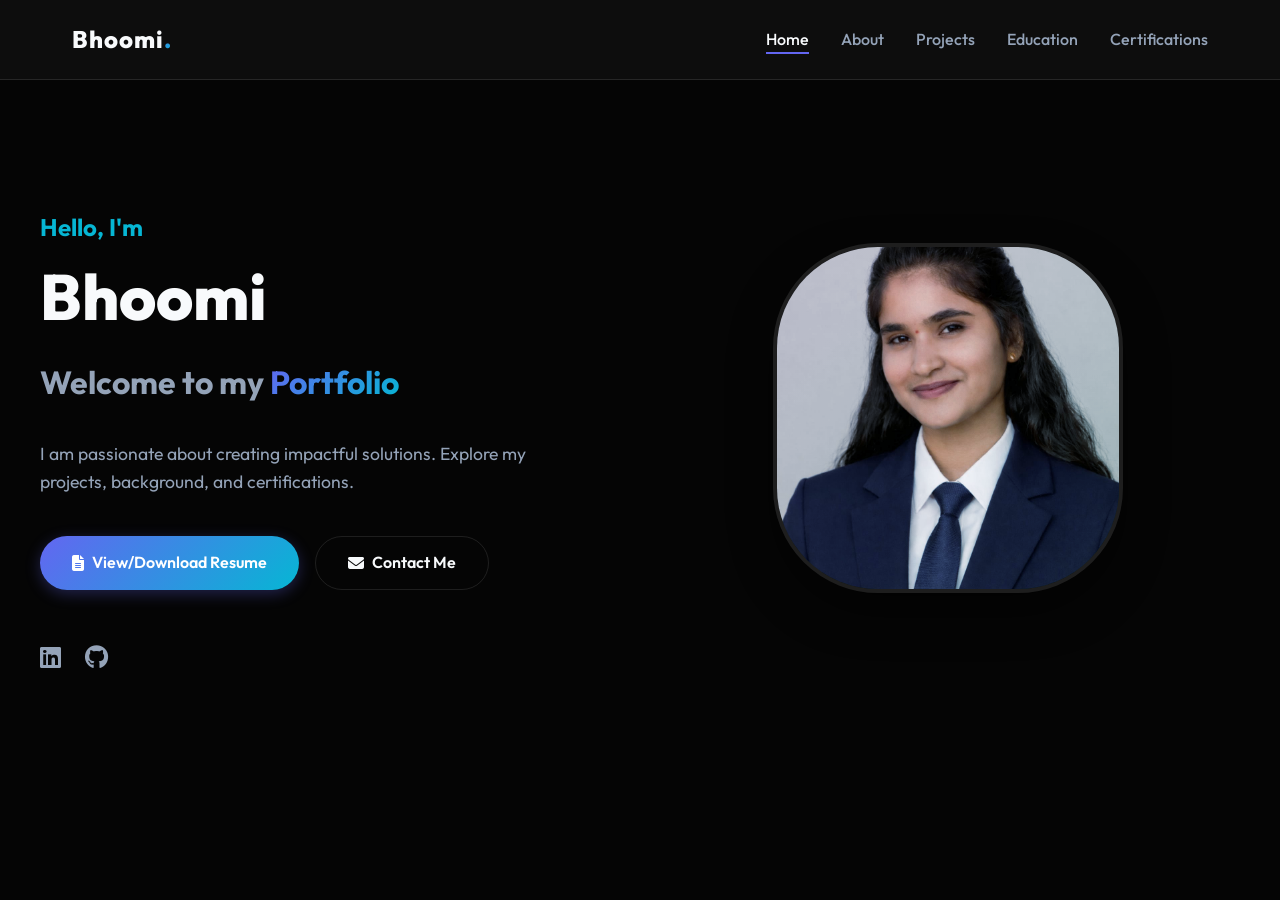
<file: index.html>
<!DOCTYPE html>
<html lang="en">
<head>
    <meta charset="UTF-8">
    <meta name="viewport" content="width=device-width, initial-scale=1.0">
    <title>Bhoomi | Professional Portfolio</title>
    <meta name="description" content="Professional portfolio showcasing projects, education, and certifications.">
    <link rel="stylesheet" href="styles.css">
    <link rel="stylesheet" href="https://cdnjs.cloudflare.com/ajax/libs/font-awesome/6.4.0/css/all.min.css">
</head>
<body>
    <header>
        <div class="container nav-container">
            <a href="index.html" class="logo">Bhoomi<span class="text-gradient">.</span></a>
            <button class="menu-toggle"><i class="fas fa-bars"></i></button>
            <ul class="nav-links">
                <li><a href="index.html">Home</a></li>
                <li><a href="about.html">About</a></li>
                <li><a href="projects.html">Projects</a></li>
                <li><a href="education.html">Education</a></li>
                <li><a href="certification.html">Certifications</a></li>
            </ul>
        </div>
    </header>

    <main>
        <section class="section hero-section container" style="display: flex; align-items: center; justify-content: space-between; flex-wrap: wrap-reverse; padding-top: 10rem;">
            <div class="hero-content animate-on-scroll" style="flex: 1; min-width: 300px; padding-right: 2rem;">
                <h2 style="font-size: 1.5rem; color: var(--secondary-color); margin-bottom: 1rem;">Hello, I'm</h2>
                <h1 style="font-size: 4rem; font-weight: 800; line-height: 1.1; margin-bottom: 1.5rem;">Bhoomi</h1>
                <h3 style="font-size: 2rem; color: var(--text-secondary); margin-bottom: 2rem;">Welcome to my <span class="text-gradient">Portfolio</span></h3>
                <p style="font-size: 1.1rem; color: var(--text-secondary); margin-bottom: 2.5rem; max-width: 500px;">
                    I am passionate about creating impactful solutions. Explore my projects, background, and certifications.
                </p>
                <div class="hero-btns" style="display: flex; gap: 1rem; flex-wrap: wrap;">
                    <a href="#" class="btn btn-primary view-image-btn" data-src="resume.jpeg">
                        <i class="fas fa-file-alt" style="margin-right: 0.5rem;"></i> View/Download Resume
                    </a>
                    <a href="mailto:contact@example.com" class="btn btn-outline">
                        <i class="fas fa-envelope" style="margin-right: 0.5rem;"></i> Contact Me
                    </a>
                </div>
                <div class="social-links" style="margin-top: 3rem; display: flex; gap: 1.5rem; font-size: 1.5rem;">
                    <a href="#" style="color: var(--text-secondary); transition: color var(--transition-fast);"><i class="fab fa-linkedin"></i></a>
                    <a href="#" style="color: var(--text-secondary); transition: color var(--transition-fast);"><i class="fab fa-github"></i></a>
                </div>
            </div>
            <div class="hero-image animate-on-scroll" style="flex: 1; min-width: 300px; display: flex; justify-content: center; margin-bottom: 3rem;">
                <div class="img-wrapper" style="position: relative; width: 350px; height: 350px; border-radius: 30%; overflow: hidden; border: 4px solid var(--border-color); box-shadow: 0 20px 40px rgba(0,0,0,0.5);">
                    <img src="profile.jpeg" alt="Bhoomi" style="width: 100%; height: 100%; object-fit: cover;">
                    <div style="position: absolute; inset: 0; background: linear-gradient(135deg, rgba(99, 102, 241, 0.2), rgba(6, 182, 212, 0.2)); mix-blend-mode: overlay;"></div>
                </div>
            </div>
        </section>
    </main>

    <!-- Modal for Resume/Certificates -->
    <div class="modal" id="imageModal">
        <span class="close-modal">&times;</span>
        <img class="modal-content" id="modalImage">
    </div>

    <script src="script.js"></script>
</body>
</html>
</file>
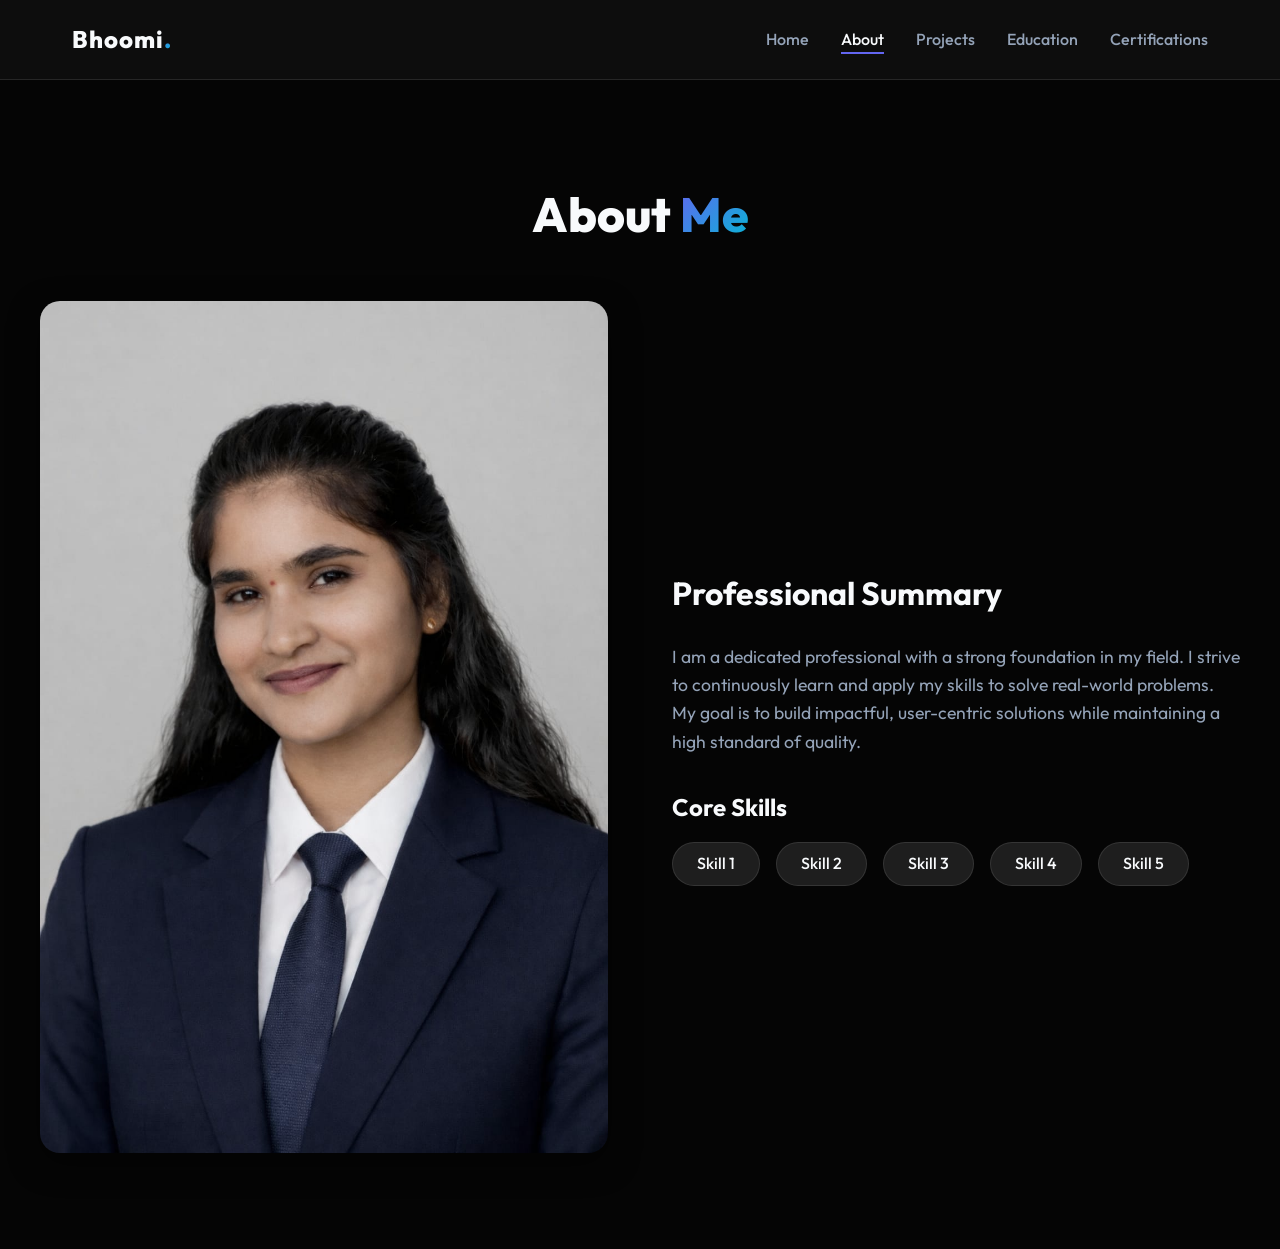
<file: about.html>
<!DOCTYPE html>
<html lang="en">
<head>
    <meta charset="UTF-8">
    <meta name="viewport" content="width=device-width, initial-scale=1.0">
    <title>About | Bhoomi Portfolio</title>
    <link rel="stylesheet" href="styles.css">
    <link rel="stylesheet" href="https://cdnjs.cloudflare.com/ajax/libs/font-awesome/6.4.0/css/all.min.css">
</head>
<body>
    <header>
        <div class="container nav-container">
            <a href="index.html" class="logo">Bhoomi<span class="text-gradient">.</span></a>
            <button class="menu-toggle"><i class="fas fa-bars"></i></button>
            <ul class="nav-links">
                <li><a href="index.html">Home</a></li>
                <li><a href="about.html">About</a></li>
                <li><a href="projects.html">Projects</a></li>
                <li><a href="education.html">Education</a></li>
                <li><a href="certification.html">Certifications</a></li>
            </ul>
        </div>
    </header>

    <main style="padding-top: 80px;">
        <section class="section container">
            <h1 class="section-title animate-on-scroll">About <span class="text-gradient">Me</span></h1>
            
            <div class="about-content" style="display: grid; grid-template-columns: repeat(auto-fit, minmax(300px, 1fr)); gap: 4rem; align-items: center;">
                <div class="about-image animate-on-scroll" style="position: relative; border-radius: 20px; overflow: hidden; box-shadow: 0 10px 30px rgba(0,0,0,0.5);">
                    <img src="profile.jpeg" alt="Bhoomi" style="width: 100%; display: block; filter: grayscale(20%); transition: filter var(--transition-slow);">
                </div>
                
                <div class="about-text animate-on-scroll">
                    <h3 style="font-size: 2rem; margin-bottom: 1.5rem;">Professional Summary</h3>
                    <p style="margin-bottom: 1.5rem; color: var(--text-secondary); font-size: 1.1rem;">
                        I am a dedicated professional with a strong foundation in my field. I strive to continuously learn and apply my skills to solve real-world problems. My goal is to build impactful, user-centric solutions while maintaining a high standard of quality.
                    </p>
                    
                    <h3 style="font-size: 1.5rem; margin-bottom: 1rem; margin-top: 2rem;">Core Skills</h3>
                    <div class="skills-grid" style="display: flex; flex-wrap: wrap; gap: 1rem;">
                        <span style="padding: 0.5rem 1.5rem; background: var(--surface-color-light); border-radius: 50px; font-weight: 500; border: 1px solid var(--border-color);">Skill 1</span>
                        <span style="padding: 0.5rem 1.5rem; background: var(--surface-color-light); border-radius: 50px; font-weight: 500; border: 1px solid var(--border-color);">Skill 2</span>
                        <span style="padding: 0.5rem 1.5rem; background: var(--surface-color-light); border-radius: 50px; font-weight: 500; border: 1px solid var(--border-color);">Skill 3</span>
                        <span style="padding: 0.5rem 1.5rem; background: var(--surface-color-light); border-radius: 50px; font-weight: 500; border: 1px solid var(--border-color);">Skill 4</span>
                        <span style="padding: 0.5rem 1.5rem; background: var(--surface-color-light); border-radius: 50px; font-weight: 500; border: 1px solid var(--border-color);">Skill 5</span>
                    </div>
                </div>
            </div>
        </section>
    </main>
    
    <script src="script.js"></script>
</body>
</html>
</file>
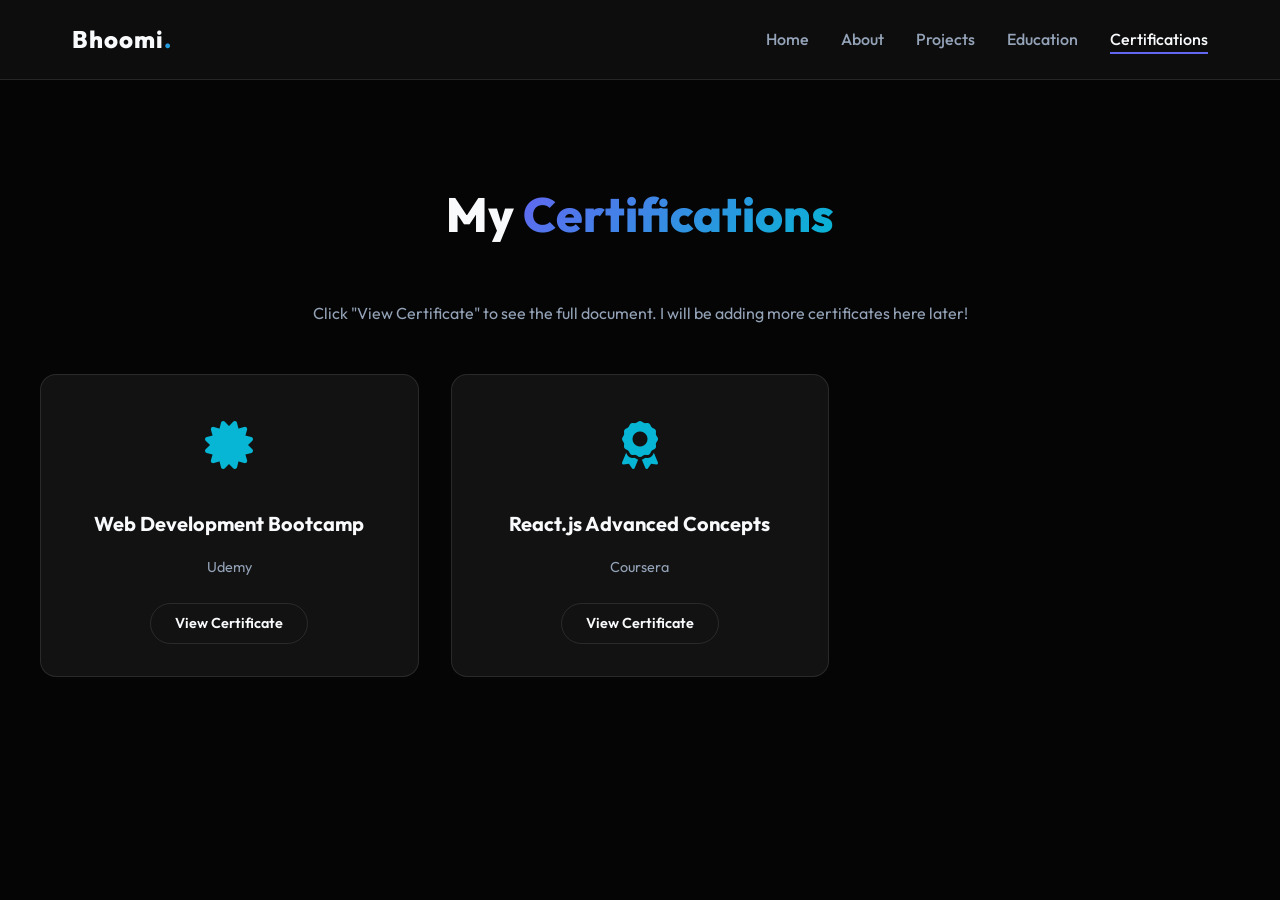
<file: certification.html>
<!DOCTYPE html>
<html lang="en">
<head>
    <meta charset="UTF-8">
    <meta name="viewport" content="width=device-width, initial-scale=1.0">
    <title>Certifications | Bhoomi Portfolio</title>
    <link rel="stylesheet" href="styles.css">
    <link rel="stylesheet" href="https://cdnjs.cloudflare.com/ajax/libs/font-awesome/6.4.0/css/all.min.css">
    <style>
        .cert-grid {
            display: grid;
            grid-template-columns: repeat(auto-fill, minmax(300px, 1fr));
            gap: 2rem;
        }
        .cert-card {
            background: var(--surface-color);
            border-radius: 16px;
            padding: 2rem;
            text-align: center;
            border: 1px solid var(--border-color);
            transition: transform var(--transition-normal);
        }
        .cert-card:hover {
            transform: translateY(-5px);
            border-color: var(--secondary-color);
        }
        .cert-icon {
            font-size: 3rem;
            color: var(--secondary-color);
            margin-bottom: 1.5rem;
        }
        .cert-title {
            font-size: 1.25rem;
            margin-bottom: 1rem;
        }
        .cert-issuer {
            color: var(--text-secondary);
            font-size: 0.9rem;
            margin-bottom: 1.5rem;
        }
        /* Modal is handled by global CSS */
    </style>
</head>
<body>
    <header>
        <div class="container nav-container">
            <a href="index.html" class="logo">Bhoomi<span class="text-gradient">.</span></a>
            <button class="menu-toggle"><i class="fas fa-bars"></i></button>
            <ul class="nav-links">
                <li><a href="index.html">Home</a></li>
                <li><a href="about.html">About</a></li>
                <li><a href="projects.html">Projects</a></li>
                <li><a href="education.html">Education</a></li>
                <li><a href="certification.html">Certifications</a></li>
            </ul>
        </div>
    </header>

    <main style="padding-top: 80px;">
        <section class="section container">
            <h1 class="section-title animate-on-scroll">My <span class="text-gradient">Certifications</span></h1>
            
            <p style="text-align: center; color: var(--text-secondary); margin-bottom: 3rem;" class="animate-on-scroll">
                Click "View Certificate" to see the full document. I will be adding more certificates here later!
            </p>

            <div class="cert-grid">
                <!-- Cert 1 -->
                <div class="cert-card animate-on-scroll">
                    <div class="cert-icon"><i class="fas fa-certificate"></i></div>
                    <h3 class="cert-title">Web Development Bootcamp</h3>
                    <div class="cert-issuer">Udemy</div>
                    <a href="#" class="btn btn-outline view-image-btn" data-src="https://via.placeholder.com/800x600?text=Certificate+Placeholder" style="font-size: 0.9rem; padding: 0.5rem 1.5rem;">
                        View Certificate
                    </a>
                </div>

                <!-- Cert 2 -->
                <div class="cert-card animate-on-scroll">
                    <div class="cert-icon"><i class="fas fa-award"></i></div>
                    <h3 class="cert-title">React.js Advanced Concepts</h3>
                    <div class="cert-issuer">Coursera</div>
                    <a href="#" class="btn btn-outline view-image-btn" data-src="https://via.placeholder.com/800x600?text=Certificate+Placeholder" style="font-size: 0.9rem; padding: 0.5rem 1.5rem;">
                        View Certificate
                    </a>
                </div>
            </div>
        </section>
    </main>
    
    <!-- Modal for Resume/Certificates -->
    <div class="modal" id="imageModal">
        <span class="close-modal">&times;</span>
        <img class="modal-content" id="modalImage">
    </div>

    <script src="script.js"></script>
</body>
</html>
</file>
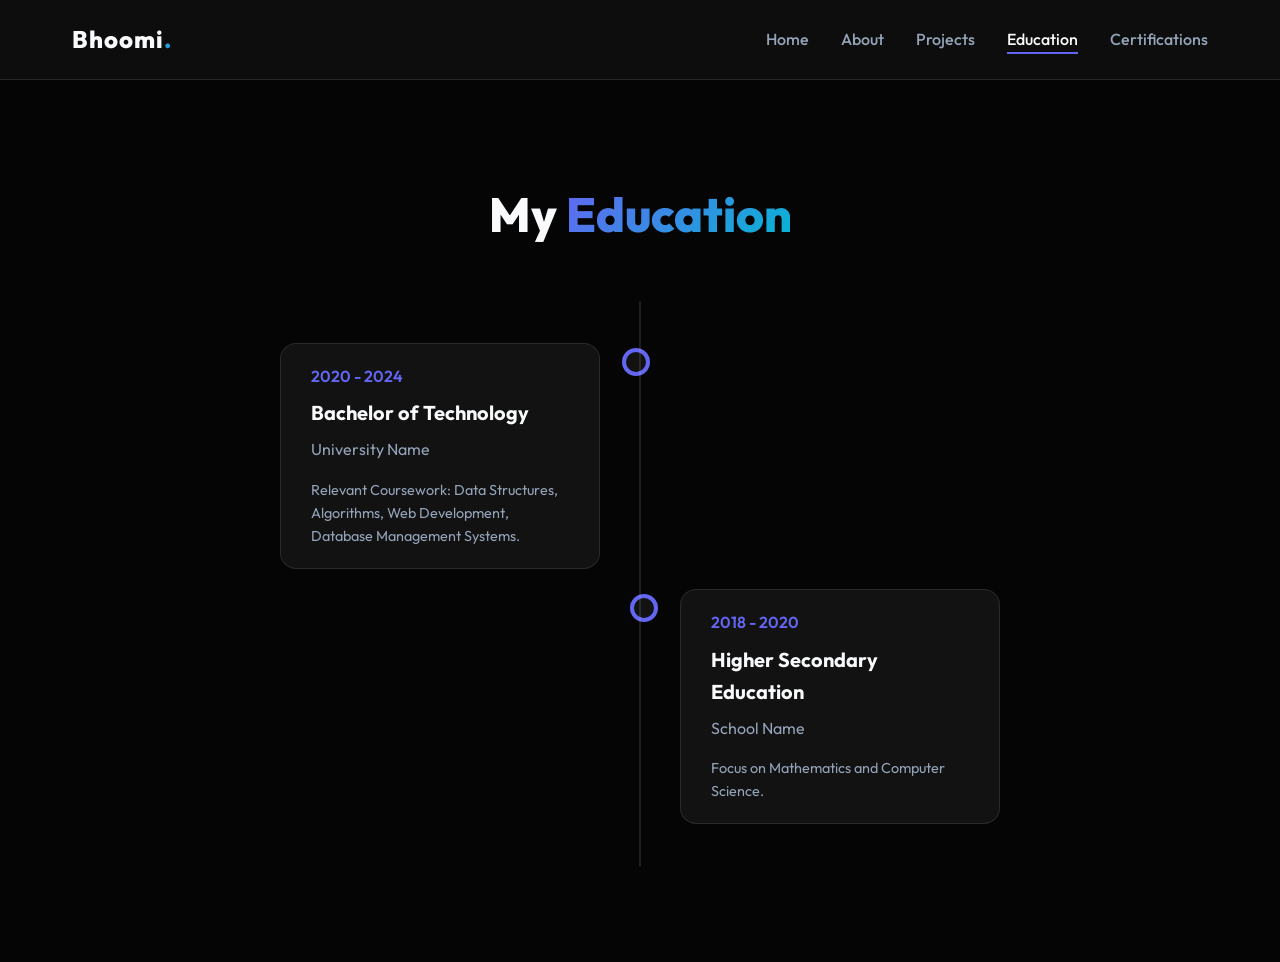
<file: education.html>
<!DOCTYPE html>
<html lang="en">
<head>
    <meta charset="UTF-8">
    <meta name="viewport" content="width=device-width, initial-scale=1.0">
    <title>Education | Bhoomi Portfolio</title>
    <link rel="stylesheet" href="styles.css">
    <link rel="stylesheet" href="https://cdnjs.cloudflare.com/ajax/libs/font-awesome/6.4.0/css/all.min.css">
    <style>
        .timeline {
            position: relative;
            max-width: 800px;
            margin: 0 auto;
            padding: 2rem 0;
        }
        .timeline::after {
            content: '';
            position: absolute;
            width: 2px;
            background: var(--border-color);
            top: 0;
            bottom: 0;
            left: 50%;
            margin-left: -1px;
        }
        .timeline-item {
            padding: 10px 40px;
            position: relative;
            background-color: inherit;
            width: 50%;
        }
        .timeline-item.left {
            left: 0;
        }
        .timeline-item.right {
            left: 50%;
        }
        .timeline-item::after {
            content: '';
            position: absolute;
            width: 20px;
            height: 20px;
            right: -10px;
            background-color: var(--surface-color);
            border: 4px solid var(--primary-color);
            top: 15px;
            border-radius: 50%;
            z-index: 1;
        }
        .timeline-item.right::after {
            left: -10px;
        }
        .timeline-content {
            padding: 20px 30px;
            background: var(--surface-color);
            position: relative;
            border-radius: 16px;
            border: 1px solid var(--border-color);
            transition: transform var(--transition-fast);
        }
        .timeline-content:hover {
            transform: translateY(-5px);
            border-color: var(--primary-color);
        }
        .timeline-date {
            color: var(--primary-color);
            font-weight: 600;
            margin-bottom: 0.5rem;
        }
        .timeline-title {
            font-size: 1.25rem;
            margin-bottom: 0.5rem;
        }
        .timeline-subtitle {
            color: var(--text-secondary);
            font-size: 1rem;
        }
        @media screen and (max-width: 768px) {
            .timeline::after {
                left: 31px;
            }
            .timeline-item {
                width: 100%;
                padding-left: 70px;
                padding-right: 25px;
            }
            .timeline-item.right {
                left: 0;
            }
            .timeline-item::after {
                left: 21px;
            }
        }
    </style>
</head>
<body>
    <header>
        <div class="container nav-container">
            <a href="index.html" class="logo">Bhoomi<span class="text-gradient">.</span></a>
            <button class="menu-toggle"><i class="fas fa-bars"></i></button>
            <ul class="nav-links">
                <li><a href="index.html">Home</a></li>
                <li><a href="about.html">About</a></li>
                <li><a href="projects.html">Projects</a></li>
                <li><a href="education.html">Education</a></li>
                <li><a href="certification.html">Certifications</a></li>
            </ul>
        </div>
    </header>

    <main style="padding-top: 80px;">
        <section class="section container">
            <h1 class="section-title animate-on-scroll">My <span class="text-gradient">Education</span></h1>
            
            <div class="timeline">
                <div class="timeline-item left animate-on-scroll">
                    <div class="timeline-content">
                        <div class="timeline-date">2020 - 2024</div>
                        <h3 class="timeline-title">Bachelor of Technology</h3>
                        <div class="timeline-subtitle">University Name</div>
                        <p style="margin-top: 1rem; color: var(--text-secondary); font-size: 0.9rem;">Relevant Coursework: Data Structures, Algorithms, Web Development, Database Management Systems.</p>
                    </div>
                </div>
                
                <div class="timeline-item right animate-on-scroll">
                    <div class="timeline-content">
                        <div class="timeline-date">2018 - 2020</div>
                        <h3 class="timeline-title">Higher Secondary Education</h3>
                        <div class="timeline-subtitle">School Name</div>
                        <p style="margin-top: 1rem; color: var(--text-secondary); font-size: 0.9rem;">Focus on Mathematics and Computer Science.</p>
                    </div>
                </div>
            </div>
        </section>
    </main>
    
    <script src="script.js"></script>
</body>
</html>
</file>
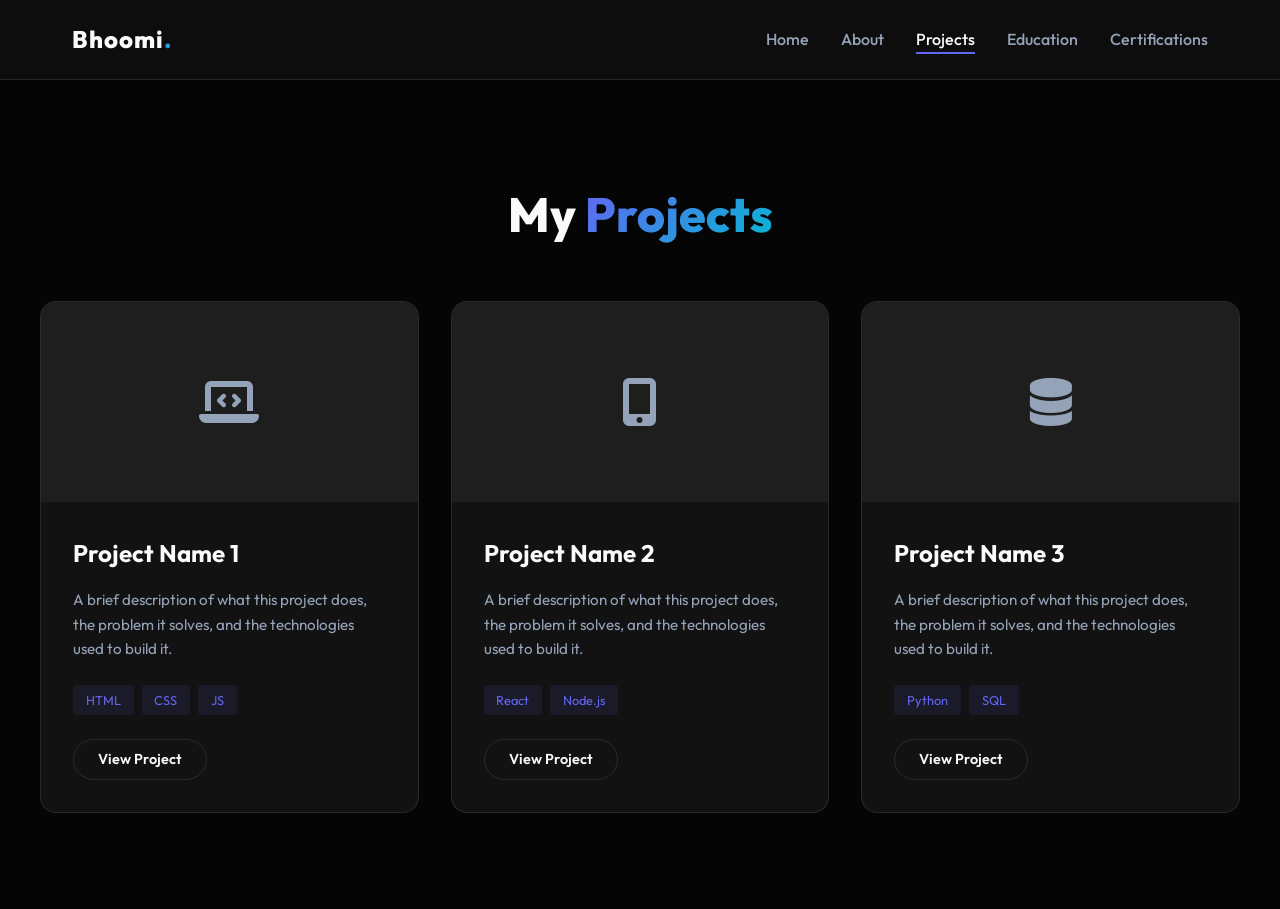
<file: projects.html>
<!DOCTYPE html>
<html lang="en">
<head>
    <meta charset="UTF-8">
    <meta name="viewport" content="width=device-width, initial-scale=1.0">
    <title>Projects | Bhoomi Portfolio</title>
    <link rel="stylesheet" href="styles.css">
    <link rel="stylesheet" href="https://cdnjs.cloudflare.com/ajax/libs/font-awesome/6.4.0/css/all.min.css">
    <style>
        .projects-grid {
            display: grid;
            grid-template-columns: repeat(auto-fill, minmax(320px, 1fr));
            gap: 2rem;
        }
        .project-card {
            background: var(--surface-color);
            border-radius: 16px;
            overflow: hidden;
            border: 1px solid var(--border-color);
            transition: transform var(--transition-normal), box-shadow var(--transition-normal);
        }
        .project-card:hover {
            transform: translateY(-10px);
            box-shadow: 0 20px 40px rgba(0,0,0,0.4);
            border-color: var(--primary-color);
        }
        .project-img {
            width: 100%;
            height: 200px;
            background: var(--surface-color-light);
            display: flex;
            align-items: center;
            justify-content: center;
            font-size: 3rem;
            color: var(--text-secondary);
        }
        .project-info {
            padding: 2rem;
        }
        .project-title {
            font-size: 1.5rem;
            margin-bottom: 1rem;
        }
        .project-desc {
            color: var(--text-secondary);
            margin-bottom: 1.5rem;
            font-size: 0.95rem;
        }
        .project-tags {
            display: flex;
            gap: 0.5rem;
            margin-bottom: 1.5rem;
            flex-wrap: wrap;
        }
        .tag {
            font-size: 0.8rem;
            padding: 0.3rem 0.8rem;
            background: rgba(99, 102, 241, 0.1);
            color: var(--primary-color);
            border-radius: 4px;
        }
    </style>
</head>
<body>
    <header>
        <div class="container nav-container">
            <a href="index.html" class="logo">Bhoomi<span class="text-gradient">.</span></a>
            <button class="menu-toggle"><i class="fas fa-bars"></i></button>
            <ul class="nav-links">
                <li><a href="index.html">Home</a></li>
                <li><a href="about.html">About</a></li>
                <li><a href="projects.html">Projects</a></li>
                <li><a href="education.html">Education</a></li>
                <li><a href="certification.html">Certifications</a></li>
            </ul>
        </div>
    </header>

    <main style="padding-top: 80px;">
        <section class="section container">
            <h1 class="section-title animate-on-scroll">My <span class="text-gradient">Projects</span></h1>
            
            <div class="projects-grid">
                <!-- Project 1 -->
                <div class="project-card animate-on-scroll">
                    <div class="project-img"><i class="fas fa-laptop-code"></i></div>
                    <div class="project-info">
                        <h3 class="project-title">Project Name 1</h3>
                        <p class="project-desc">A brief description of what this project does, the problem it solves, and the technologies used to build it.</p>
                        <div class="project-tags">
                            <span class="tag">HTML</span>
                            <span class="tag">CSS</span>
                            <span class="tag">JS</span>
                        </div>
                        <a href="#" class="btn btn-outline" style="padding: 0.5rem 1.5rem; font-size: 0.9rem;">View Project</a>
                    </div>
                </div>

                <!-- Project 2 -->
                <div class="project-card animate-on-scroll">
                    <div class="project-img"><i class="fas fa-mobile-alt"></i></div>
                    <div class="project-info">
                        <h3 class="project-title">Project Name 2</h3>
                        <p class="project-desc">A brief description of what this project does, the problem it solves, and the technologies used to build it.</p>
                        <div class="project-tags">
                            <span class="tag">React</span>
                            <span class="tag">Node.js</span>
                        </div>
                        <a href="#" class="btn btn-outline" style="padding: 0.5rem 1.5rem; font-size: 0.9rem;">View Project</a>
                    </div>
                </div>

                <!-- Project 3 -->
                <div class="project-card animate-on-scroll">
                    <div class="project-img"><i class="fas fa-database"></i></div>
                    <div class="project-info">
                        <h3 class="project-title">Project Name 3</h3>
                        <p class="project-desc">A brief description of what this project does, the problem it solves, and the technologies used to build it.</p>
                        <div class="project-tags">
                            <span class="tag">Python</span>
                            <span class="tag">SQL</span>
                        </div>
                        <a href="#" class="btn btn-outline" style="padding: 0.5rem 1.5rem; font-size: 0.9rem;">View Project</a>
                    </div>
                </div>
            </div>
        </section>
    </main>
    
    <script src="script.js"></script>
</body>
</html>
</file>
<file: styles.css>
@import url('https://fonts.googleapis.com/css2?family=Outfit:wght@300;400;500;600;700;800&display=swap');

:root {
  /* Premium Dark Mode Palette */
  --bg-color: #050505;
  --surface-color: #121212;
  --surface-color-light: #1e1e1e;
  --primary-color: #6366f1; /* Indigo */
  --primary-hover: #4f46e5;
  --secondary-color: #06b6d4; /* Cyan */
  --text-primary: #f8fafc;
  --text-secondary: #94a3b8;
  --border-color: rgba(255, 255, 255, 0.1);
  --glass-bg: rgba(18, 18, 18, 0.7);
  
  /* Typography */
  --font-main: 'Outfit', sans-serif;
  
  /* Spacing & Transitions */
  --transition-fast: 0.2s ease;
  --transition-normal: 0.3s ease;
  --transition-slow: 0.5s ease;
  
  /* Layout */
  --max-width: 1200px;
}

* {
  margin: 0;
  padding: 0;
  box-sizing: border-box;
}

html {
  scroll-behavior: smooth;
  font-size: 16px;
}

body {
  font-family: var(--font-main);
  background-color: var(--bg-color);
  color: var(--text-primary);
  line-height: 1.6;
  overflow-x: hidden;
}

/* Utilities */
.container {
  max-width: var(--max-width);
  margin: 0 auto;
  padding: 0 2rem;
}

.text-gradient {
  background: linear-gradient(135deg, var(--primary-color), var(--secondary-color));
  -webkit-background-clip: text;
  -webkit-text-fill-color: transparent;
  background-clip: text;
}

.section {
  padding: 6rem 0;
  min-height: calc(100vh - 80px);
}

.section-title {
  font-size: 3rem;
  font-weight: 800;
  margin-bottom: 3rem;
  text-align: center;
}

/* Navigation */
header {
  position: fixed;
  top: 0;
  width: 100%;
  height: 80px;
  background: var(--glass-bg);
  backdrop-filter: blur(10px);
  -webkit-backdrop-filter: blur(10px);
  border-bottom: 1px solid var(--border-color);
  z-index: 1000;
  transition: all var(--transition-normal);
}

.nav-container {
  display: flex;
  justify-content: space-between;
  align-items: center;
  height: 100%;
}

.logo {
  font-size: 1.5rem;
  font-weight: 800;
  color: var(--text-primary);
  text-decoration: none;
  letter-spacing: 1px;
}

.nav-links {
  display: flex;
  gap: 2rem;
  list-style: none;
}

.nav-links a {
  color: var(--text-secondary);
  text-decoration: none;
  font-weight: 500;
  transition: color var(--transition-fast);
  position: relative;
}

.nav-links a:hover,
.nav-links a.active {
  color: var(--text-primary);
}

.nav-links a::after {
  content: '';
  position: absolute;
  bottom: -5px;
  left: 0;
  width: 0;
  height: 2px;
  background: var(--primary-color);
  transition: width var(--transition-normal);
}

.nav-links a:hover::after,
.nav-links a.active::after {
  width: 100%;
}

.menu-toggle {
  display: none;
  background: none;
  border: none;
  color: var(--text-primary);
  font-size: 1.5rem;
  cursor: pointer;
}

/* Buttons */
.btn {
  display: inline-flex;
  align-items: center;
  justify-content: center;
  padding: 0.8rem 2rem;
  font-size: 1rem;
  font-weight: 600;
  text-decoration: none;
  border-radius: 50px;
  transition: all var(--transition-normal);
  cursor: pointer;
  border: none;
}

.btn-primary {
  background: linear-gradient(135deg, var(--primary-color), var(--secondary-color));
  color: #fff;
  box-shadow: 0 4px 15px rgba(99, 102, 241, 0.3);
}

.btn-primary:hover {
  transform: translateY(-2px);
  box-shadow: 0 6px 20px rgba(99, 102, 241, 0.5);
}

.btn-outline {
  background: transparent;
  color: var(--text-primary);
  border: 1px solid var(--border-color);
}

.btn-outline:hover {
  background: var(--surface-color-light);
  border-color: var(--text-primary);
}

/* Animations */
.fade-in {
  opacity: 0;
  transform: translateY(20px);
  animation: fadeIn 0.8s forwards;
}

@keyframes fadeIn {
  to {
    opacity: 1;
    transform: translateY(0);
  }
}

/* Modal */
.modal {
  display: none;
  position: fixed;
  z-index: 2000;
  left: 0;
  top: 0;
  width: 100%;
  height: 100%;
  background-color: rgba(0, 0, 0, 0.9);
  backdrop-filter: blur(5px);
  justify-content: center;
  align-items: center;
  opacity: 0;
  transition: opacity var(--transition-normal);
}

.modal.active {
  display: flex;
  opacity: 1;
}

.modal-content {
  max-width: 90%;
  max-height: 90vh;
  border-radius: 8px;
  box-shadow: 0 10px 30px rgba(0,0,0,0.5);
  transform: scale(0.95);
  transition: transform var(--transition-normal);
}

.modal.active .modal-content {
  transform: scale(1);
}

.close-modal {
  position: absolute;
  top: 20px;
  right: 30px;
  color: var(--text-primary);
  font-size: 2.5rem;
  font-weight: bold;
  cursor: pointer;
  transition: color var(--transition-fast);
}

.close-modal:hover {
  color: var(--primary-color);
}

/* Responsive */
@media (max-width: 768px) {
  .menu-toggle {
    display: block;
  }
  
  .nav-links {
    position: fixed;
    top: 80px;
    right: -100%;
    flex-direction: column;
    background: var(--surface-color);
    width: 100%;
    height: calc(100vh - 80px);
    align-items: center;
    justify-content: center;
    transition: right var(--transition-normal);
  }
  
  .nav-links.active {
    right: 0;
  }
  
  .section-title {
    font-size: 2.2rem;
  }
}
</file>
